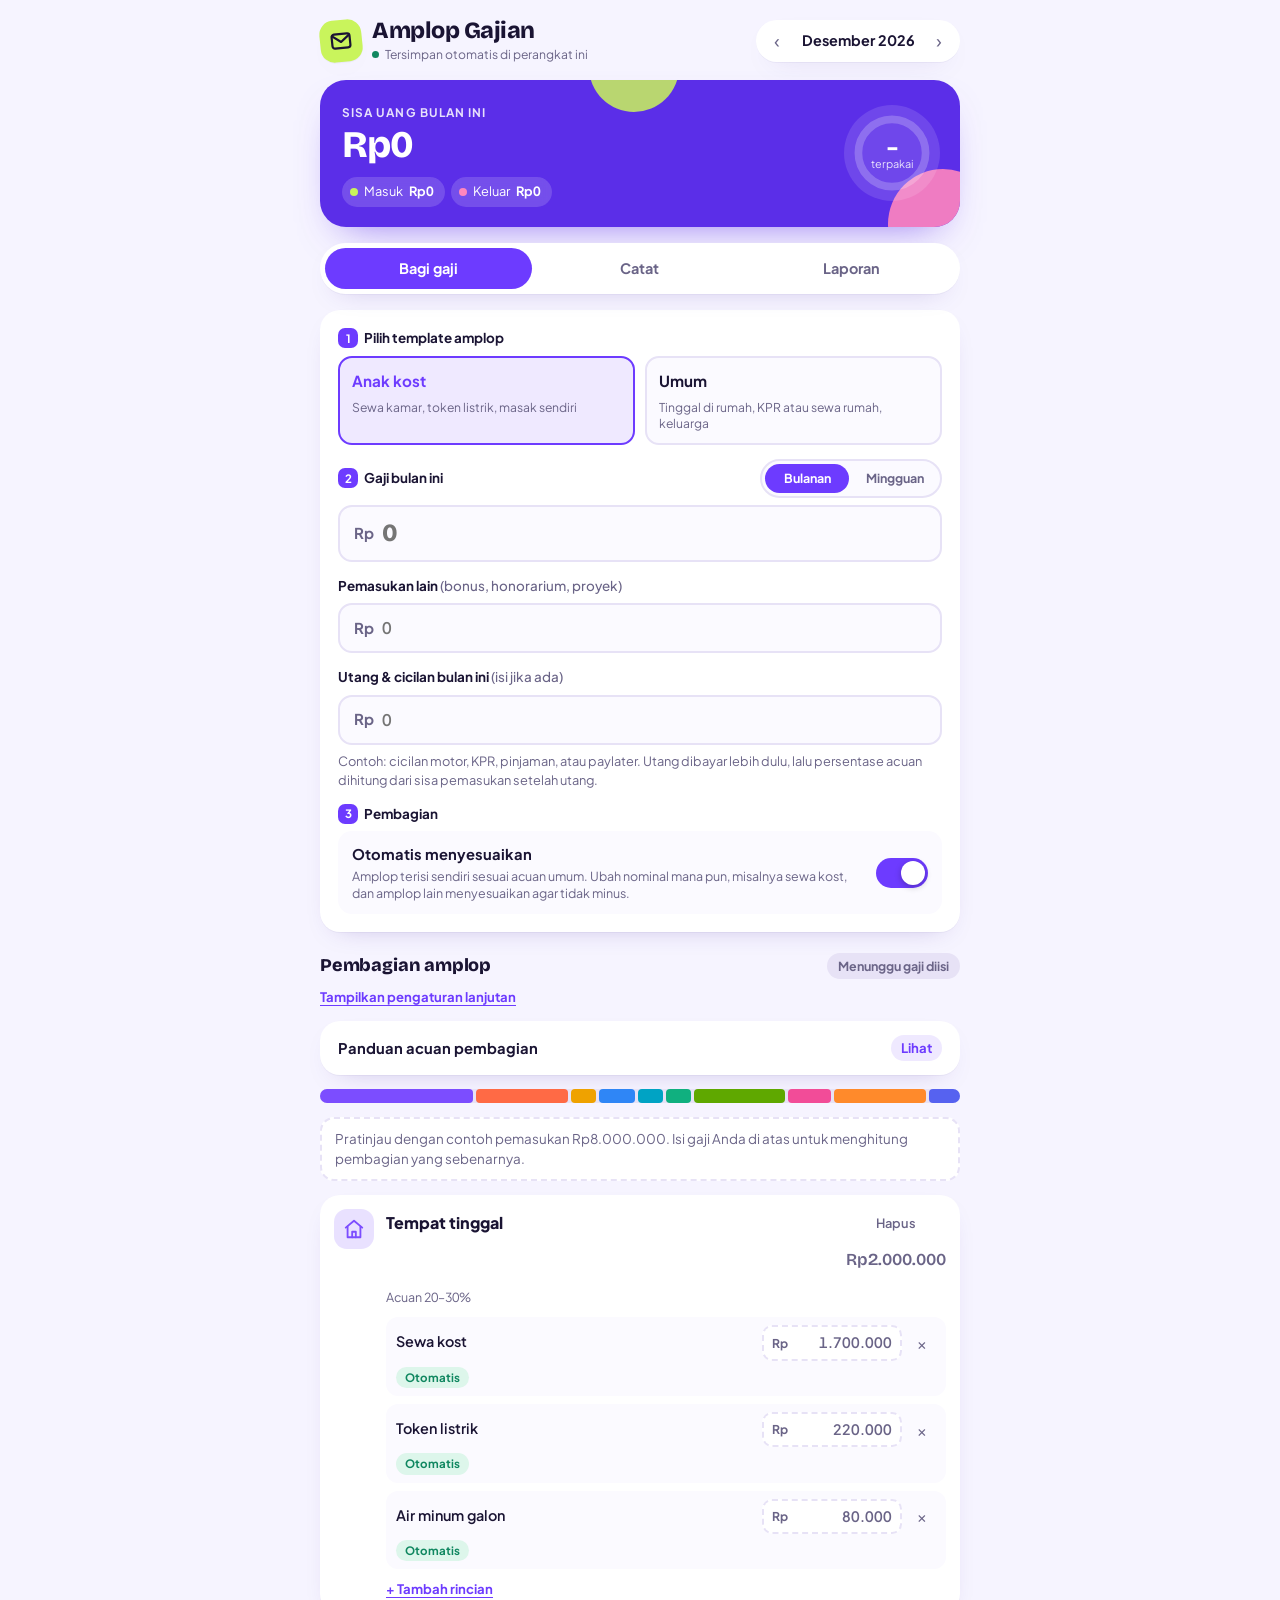
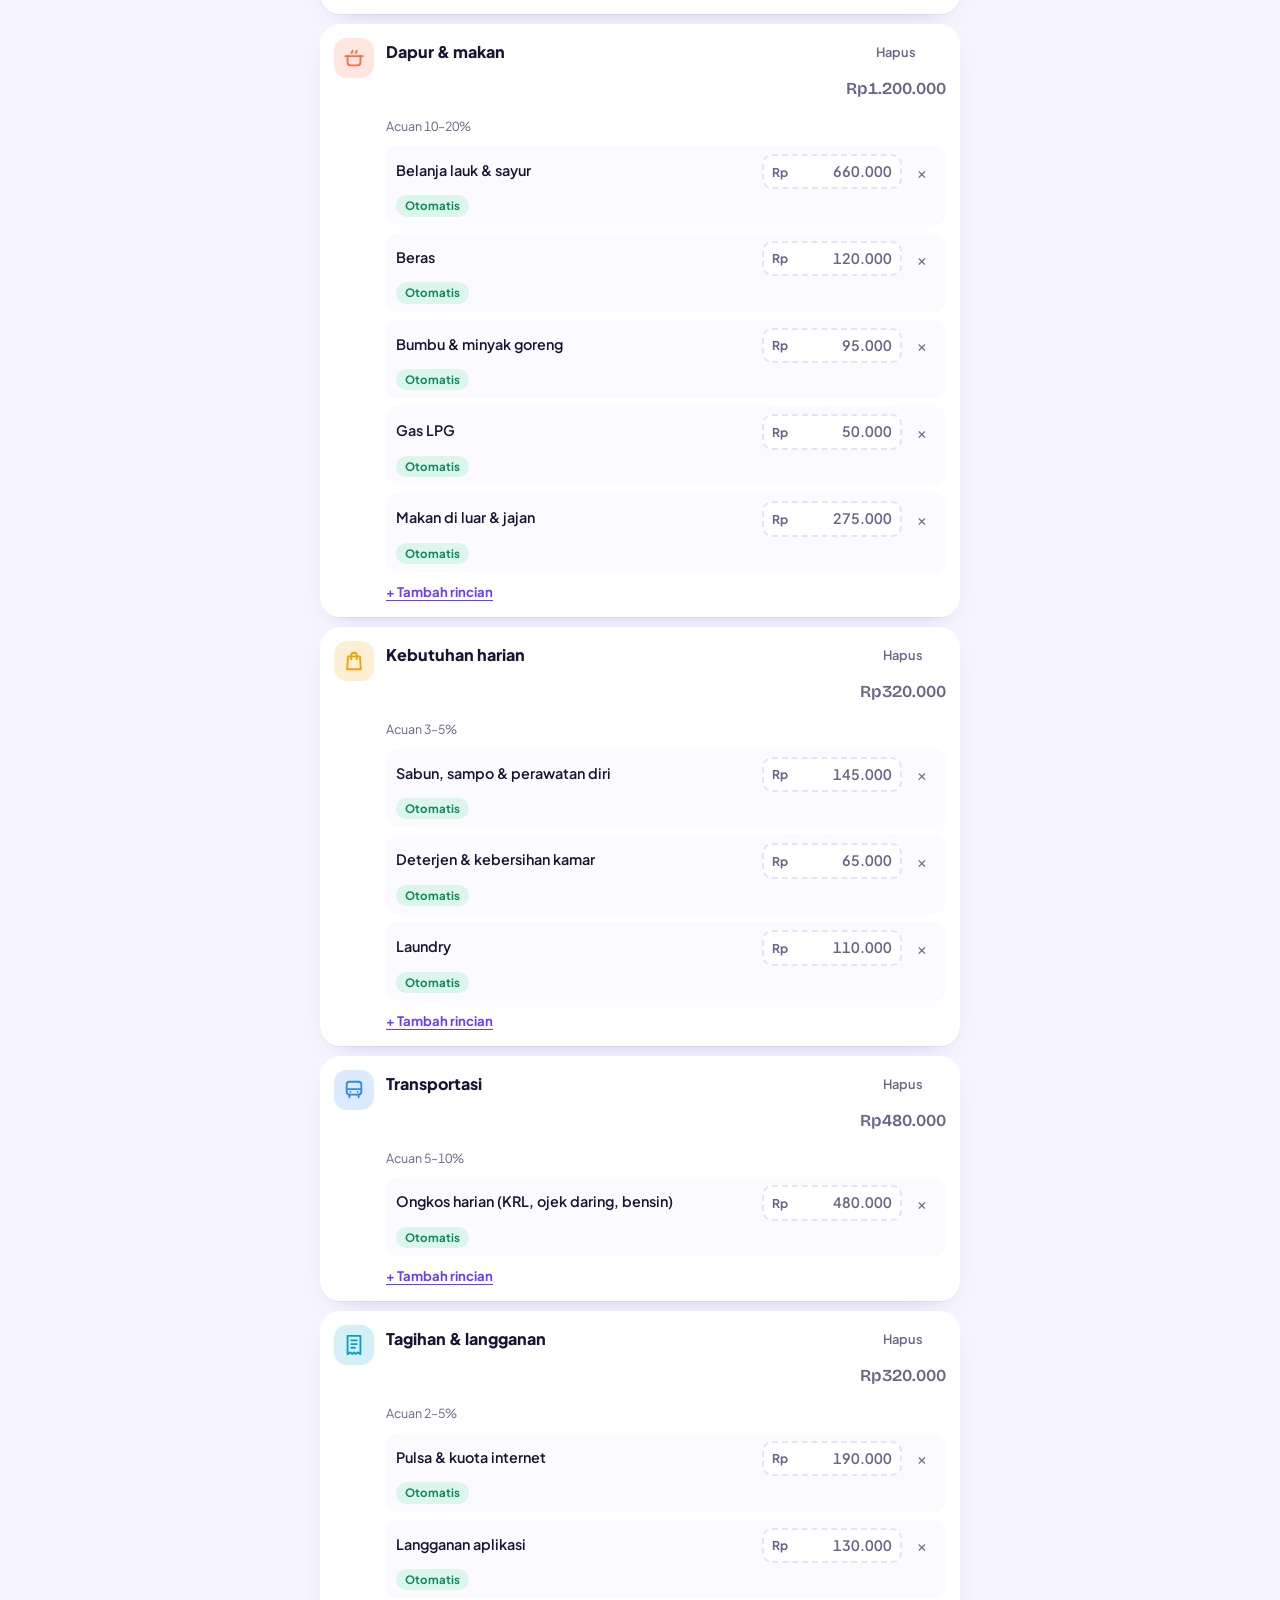
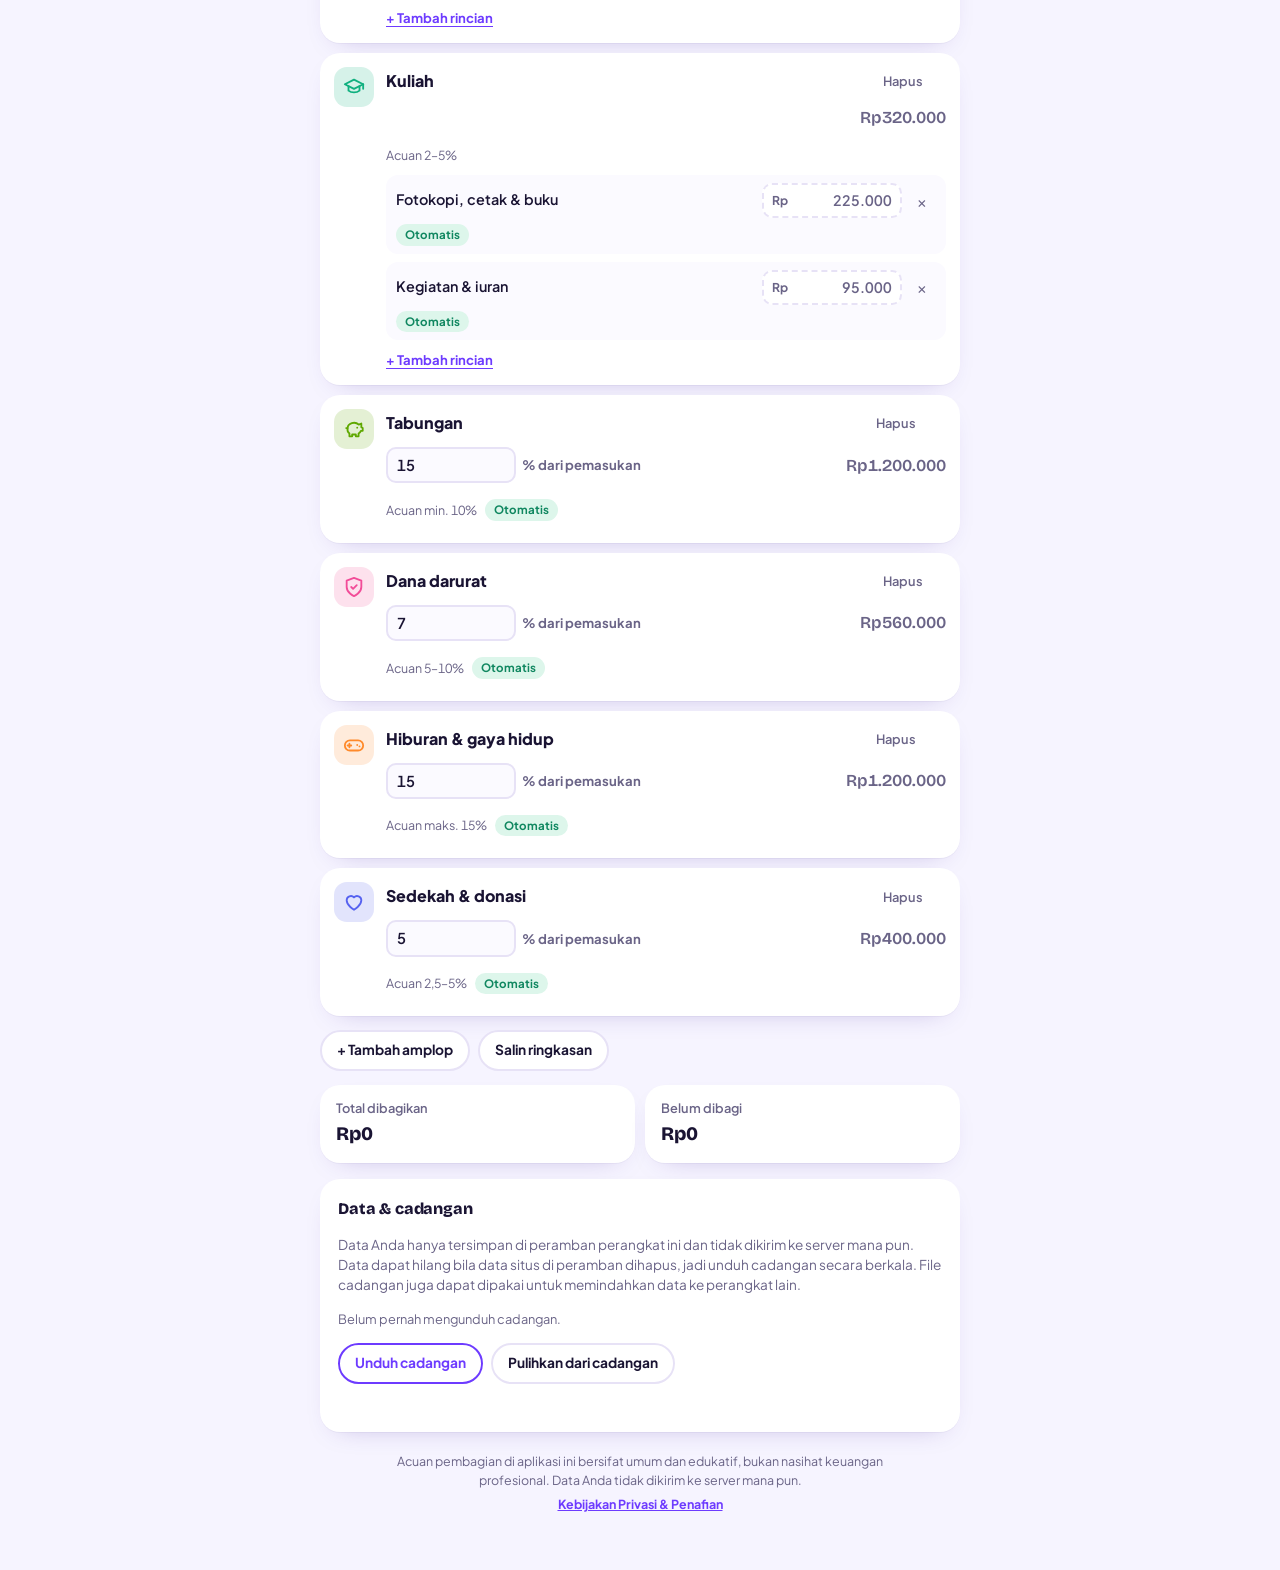
<file: index.html>
<!doctype html>
<html lang="id">
<head>
<meta charset="utf-8">
<meta name="viewport" content="width=device-width, initial-scale=1, viewport-fit=cover">
<meta name="description" content="Bagi gaji ke amplop anggaran dan catat pengeluaran bulanan. Data tersimpan di perangkat Anda.">
<meta name="theme-color" content="#5B2EE8">
<title>Amplop Gajian</title>
<link rel="manifest" href="manifest.webmanifest">
<link rel="icon" type="image/png" href="icons/icon-64.png">
<link rel="apple-touch-icon" href="icons/apple-touch-icon.png">
<meta name="mobile-web-app-capable" content="yes">
<meta name="apple-mobile-web-app-capable" content="yes">
<meta name="apple-mobile-web-app-title" content="Amplop Gajian">
<meta name="apple-mobile-web-app-status-bar-style" content="default">
<link rel="preload" href="fonts/plus-jakarta-sans-latin-wght-normal.woff2" as="font" type="font/woff2" crossorigin>
<link rel="preload" href="fonts/bricolage-grotesque-latin-wght-normal.woff2" as="font" type="font/woff2" crossorigin>
<link rel="stylesheet" href="styles.css">
</head>
<body>

<div class="app">
  <header class="top">
    <div class="brand">
      <span class="logo" aria-hidden="true"><svg viewBox="0 0 24 24"><rect x="3" y="5" width="18" height="14" rx="2.5"/><path d="m3.5 6.5 8.5 6.5 8.5-6.5"/></svg></span>
      <div>
        <h1>Amplop Gajian</h1>
        <p class="status" id="status" data-s="init">Menyiapkan penyimpanan…</p>
      </div>
    </div>
    <div class="month" aria-label="Pilih bulan">
      <button id="prevM" type="button" aria-label="Bulan sebelumnya">‹</button>
      <span id="mLabel" aria-live="polite"></span>
      <button id="nextM" type="button" aria-label="Bulan berikutnya">›</button>
    </div>
  </header>

  <section class="hero" aria-label="Ringkasan bulan">
    <div>
      <span class="lbl">Sisa uang bulan ini</span>
      <strong id="sLeft">Rp0</strong>
      <div class="hero-chips">
        <span class="hchip in"><i></i>Masuk <b id="sIn">Rp0</b></span>
        <span class="hchip out"><i></i>Keluar <b id="sOut">Rp0</b></span>
      </div>
    </div>
    <div class="ring" id="ring" role="img" aria-label="Belum ada pemasukan">
      <svg viewBox="0 0 120 120" aria-hidden="true"><circle class="rbg" cx="60" cy="60" r="48"/><circle class="rfg" id="ringFg" cx="60" cy="60" r="48"/></svg>
      <div class="ring-txt"><b id="ringPct">–</b><small>terpakai</small></div>
    </div>
  </section>

  <div class="bk-banner" id="bkBanner" role="status" hidden>
    <div class="bk-banner-txt"><strong id="bkBannerTitle">Amankan data Anda</strong><small id="bkBannerText"></small></div>
    <div class="bk-banner-btns"><button type="button" class="primary" id="bkNow">Unduh cadangan</button><button type="button" class="ghost" id="bkLater">Nanti</button></div>
  </div>

  <nav class="tabs" role="tablist" aria-label="Menu" data-tab="bagi">
    <button type="button" role="tab" id="tabBagi" aria-controls="panelBagi" aria-selected="true">Bagi gaji</button>
    <button type="button" role="tab" id="tabCatat" aria-controls="panelCatat" aria-selected="false">Catat</button>
    <button type="button" role="tab" id="tabLapor" aria-controls="panelLapor" aria-selected="false">Laporan</button>
  </nav>

  <section class="panel" id="panelBagi" role="tabpanel" aria-labelledby="tabBagi">
    <div class="frozen" id="frozenNote" hidden>
      <span id="frozenText"></span>
      <button type="button" class="link" id="unfreeze">Pakai rencana terbaru untuk bulan ini</button>
    </div>
    <div class="card">
      <div class="field">
        <span class="flabel" id="tplLbl"><span class="step">1</span>Pilih template amplop</span>
        <div class="tpl" role="group" aria-labelledby="tplLbl">
          <button type="button" data-tpl="kost"><strong>Anak kost</strong><small>Sewa kamar, token listrik, masak sendiri</small></button>
          <button type="button" data-tpl="umum"><strong>Umum</strong><small>Tinggal di rumah, KPR atau sewa rumah, keluarga</small></button>
        </div>
        <div class="tpl-confirm" id="tplConfirm" hidden>
          <span id="tplConfirmText"></span>
          <div class="tpl-confirm-btns"><button type="button" class="ghost confirm" id="tplYes">Ya, ganti</button><button type="button" class="ghost" id="tplNo">Batal</button></div>
        </div>
      </div>
      <div class="field">
        <div class="lbl-row">
          <label for="inGaji"><span class="step">2</span><span id="gajiLblText">Gaji bulan ini</span></label>
          <div class="freq" id="freq" role="group" aria-label="Skema gaji" data-f="bulan">
            <button type="button" data-f="bulan" aria-pressed="true">Bulanan</button>
            <button type="button" data-f="minggu" aria-pressed="false">Mingguan</button>
          </div>
        </div>
        <div class="money big"><span>Rp</span><input id="inGaji" inputmode="numeric" autocomplete="off" placeholder="0"></div>
        <div class="weekly" id="weeklyBox" hidden>
          <div class="wk-row">
            <label for="payday">Hari gajian</label>
            <select id="payday">
              <option value="1">Senin</option><option value="2">Selasa</option><option value="3">Rabu</option><option value="4">Kamis</option>
              <option value="5">Jumat</option><option value="6">Sabtu</option><option value="0">Minggu</option>
            </select>
          </div>
          <div class="wk-row">
            <span id="wkCountLbl">Jumlah gajian bulan ini</span>
            <div class="stepper" role="group" aria-labelledby="wkCountLbl">
              <button type="button" id="wkMinus" aria-label="Kurangi jumlah gajian">−</button><b id="wkCount" aria-live="polite">4</b><button type="button" id="wkPlus" aria-label="Tambah jumlah gajian">+</button>
            </div>
          </div>
          <p class="wk-total" id="wkTotal"></p>
          <button type="button" class="link wk-auto" id="wkAuto" hidden>Hitung otomatis dari kalender</button>
          <p class="fhint wk-hint" id="wkHint" hidden></p>
        </div>
      </div>
      <div class="field">
        <label for="inLain">Pemasukan lain <span class="opt">(bonus, honorarium, proyek)</span></label>
        <div class="money"><span>Rp</span><input id="inLain" inputmode="numeric" autocomplete="off" placeholder="0"></div>
      </div>
      <button type="button" id="useLast" class="link" hidden></button>
      <div class="carry" id="carryRow" hidden>
        <span>Sisa bulan lalu</span><b id="carryAmt">+Rp0</b>
        <small id="carryNote">Otomatis ditambahkan ke total uang bulan ini.</small>
      </div>
      <div class="field">
        <label for="inUtang">Utang &amp; cicilan bulan ini <span class="opt">(isi jika ada)</span></label>
        <div class="money"><span>Rp</span><input id="inUtang" inputmode="numeric" autocomplete="off" placeholder="0"></div>
        <small class="fhint debt-hint" id="utangHint">Contoh: cicilan motor, KPR, pinjaman, atau paylater. Utang dibayar lebih dulu, lalu persentase acuan dihitung dari sisa pemasukan setelah utang.</small>
        <div class="debt-more" id="debtMore" hidden>
          <label for="inDebtTotal">Sisa pokok utang di awal bulan ini <span class="opt">(opsional)</span></label>
          <div class="money"><span>Rp</span><input id="inDebtTotal" inputmode="numeric" autocomplete="off" placeholder="0"></div>
          <small class="fhint" id="debtEta"></small>
        </div>
      </div>
      <div class="field">
        <span class="flabel"><span class="step">3</span>Pembagian</span>
        <div class="autobox">
          <div class="auto-row">
            <div><strong>Otomatis menyesuaikan</strong><small id="autoDesc"></small></div>
            <button type="button" class="switch" id="autoSw" role="switch" aria-checked="true" aria-label="Pembagian otomatis"><span></span></button>
          </div>
          <button type="button" class="link" id="unlockAll" hidden>Kembalikan semua nominal ke otomatis</button>
          <div class="opt-row" id="prioRow">
            <span id="prioLbl">Saat uang tidak cukup, utamakan</span>
            <div class="mini-seg" id="prioSeg" role="group" aria-labelledby="prioLbl"><button type="button" data-v="save">Tabungan</button><button type="button" data-v="need">Kebutuhan pokok</button></div>
          </div>
          <div class="opt-row">
            <span id="carryLbl">Sisa bulan lalu</span>
            <div class="mini-seg" id="carrySeg" role="group" aria-labelledby="carryLbl"><button type="button" data-v="save">Masuk tabungan</button><button type="button" data-v="split">Ikut dibagi</button></div>
          </div>
        </div>
      </div>
    </div>

    <div class="alloc-head">
      <h2>Pembagian amplop</h2>
      <span class="pill" id="allocPill"></span>
    </div>
    <button type="button" class="link adv-toggle" id="advToggle" aria-expanded="false">Tampilkan pengaturan lanjutan</button>
    <p class="hint">Nominal awal hanyalah perkiraan umum. Ganti dengan angka Anda sendiri.</p>
    <details class="guide" id="guide">
      <summary>Panduan acuan pembagian</summary>
      <div class="guide-body">
        <p>Acuan ini mengadaptasi pola 50/30/20 (kebutuhan, keinginan, tabungan) yang dipopulerkan oleh Elizabeth Warren dan Amelia Warren Tyagi dalam buku <em>All Your Worth</em> (2005). Porsi kebutuhan dibuat sedikit lebih besar, sekitar 60%, karena biaya tempat tinggal dan makan di kota besar umumnya menyerap porsi yang lebih tinggi. Rentang per amplop dan angka lainnya merupakan penyesuaian umum, bukan standar resmi.</p>
        <ul>
          <li><strong>Kebutuhan pokok, maksimal ±60%.</strong> Anak kost: tempat tinggal 20–30%, dapur dan makan 10–20%, transportasi 5–10%, kebutuhan harian 3–5%, tagihan 2–5%, kuliah 2–5%. Umum: tempat tinggal 15–30%, makan 10–20%, transportasi 5–12%, kebutuhan harian 3–6%, tagihan 2–5%, kesehatan 2–5%, keluarga dan orang tua maksimal 10%.</li>
          <li><strong>Tabungan dan dana darurat, minimal 20%</strong>: tabungan minimal 10%, dana darurat 5–10% sampai terkumpul 3–6 kali pengeluaran bulanan.</li>
          <li><strong>Hiburan dan gaya hidup, maksimal 15%.</strong></li>
          <li><strong>Sedekah dan donasi, sekitar 2,5–5%.</strong></li>
        </ul>
        <p><strong>Rincian di dalam amplop.</strong> Setiap amplop berincian memiliki pagu. Jika pagu dikosongkan, pagu mengikuti persentase acuan dari pemasukan; jika diisi, pagu mengikuti angka Anda. Saran tiap rincian dihitung dari pagu tersebut, misalnya tempat tinggal anak kost: sewa 85%, listrik 11%, galon 4%; tempat tinggal umum: sewa atau KPR 65%, listrik 15%, internet 10%, air 5%, iuran lingkungan 5%. Rincian yang Anda tambahkan sendiri, termasuk cicilan, mengurangi pagu lebih dulu sebelum sisanya dibagi.</p>
        <p><strong>Gaji mingguan.</strong> Pilih skema Mingguan jika penghasilan Anda diterima per minggu, misalnya pekerja harian, pengemudi daring, atau pekerja lepas. Total sebulan dihitung dari gaji per minggu dikalikan jumlah hari gajian di bulan tersebut (4 atau 5 kali). Karena penghasilan mingguan cenderung naik turun, acuan dana darurat dinaikkan menjadi 7–12% dan hiburan dibatasi maksimal 12%. Biaya bulanan seperti sewa sebaiknya dicicil sedikit setiap minggu, dan di bulan dengan lima kali gajian, gajian kelima sebaiknya langsung masuk tabungan atau dana darurat.</p>
        <p><strong>Pembagian otomatis.</strong> Saat aktif, semua amplop dan rincian terisi sendiri sesuai acuan umum begitu gaji diisi. Jika Anda mengubah satu nominal, misalnya sewa kost menjadi Rp1.500.000, nominal itu dikunci dan amplop lain menyesuaikan agar tidak minus. Semua amplop ikut otomatis, termasuk tabungan dan dana darurat. Hiburan, makan di luar, dan langganan selalu dikurangi lebih dulu. Selanjutnya bergantung pada pilihan Anda: jika <em>Tabungan</em> diutamakan, kebutuhan lain dihemat hingga 85% dari acuannya sebelum tabungan dan dana darurat turun ke batas minimalnya; jika <em>Kebutuhan pokok</em> diutamakan, urutannya dibalik. Setelah itu kebutuhan lain dapat turun hingga 70%. Amplop yang Anda tambahkan sendiri ikut otomatis setelah diberi kelompok (kebutuhan, tabungan, keinginan, atau sosial) dan acuan persennya. Jika ada sisa, sisanya masuk ke tabungan dan dana darurat.</p>
        <p>Urutan prioritas saat gajian: sisihkan tabungan dan dana darurat lebih dulu, lalu bayar sewa dan tagihan tetap, baru kemudian kebutuhan harian dan hiburan. </p>
        <p><strong>Utang dan cicilan.</strong> Isi pada kolom tersendiri di atas. Utang dibayar lebih dulu dari pemasukan, lalu seluruh persentase acuan dihitung dari sisa pemasukan setelah utang. Total cicilan sebaiknya tidak melebihi 30% pemasukan; di atas 40% sudah tergolong berat.</p>
        <p><strong>Sisa bulan lalu.</strong> Uang yang tersisa di akhir bulan (pemasukan dikurangi utang dan pengeluaran yang dicatat) otomatis terbawa ke bulan berikutnya. Secara bawaan, sisa ini langsung masuk amplop Tabungan; Anda dapat memilih agar sisa ikut dibagi ke semua amplop.</p>
        <p class="fine">Angka di atas adalah pedoman umum perencanaan keuangan pribadi, bukan nasihat keuangan profesional. Sesuaikan dengan kondisi dan biaya hidup di kota Anda.</p>
      </div>
    </details>
    <div class="stack" id="stackBar" aria-hidden="true"></div>
    <div class="groups" id="groupBox" hidden></div>
    <p class="note" id="previewNote" hidden>Pratinjau dengan contoh pemasukan Rp8.000.000. Isi gaji Anda di atas untuk menghitung pembagian yang sebenarnya.</p>
    <p class="autonote" id="autoNote" hidden></p>
    <ul class="pos-list" id="posList"></ul>
    <div class="row-actions">
      <button type="button" class="ghost" id="addPos">+ Tambah amplop</button>
      <button type="button" class="ghost" id="copySum">Salin ringkasan</button>
    </div>
    <textarea id="copyFallback" readonly hidden aria-label="Ringkasan pembagian"></textarea>
    <div class="total">
      <div><span>Total dibagikan</span><strong id="tAlloc">Rp0</strong></div>
      <div><span>Belum dibagi</span><strong id="tRest">Rp0</strong></div>
    </div>
  </section>

  <section class="panel" id="panelCatat" role="tabpanel" aria-labelledby="tabCatat" hidden>
    <form class="card" id="txForm" novalidate>
      <input type="hidden" id="txPos">
      <div class="field">
        <span class="flabel" id="catLbl">Untuk apa?</span>
        <div class="cat-grid" id="catGrid" role="radiogroup" aria-labelledby="catLbl"></div>
      </div>
      <div class="sub-wrap" id="subWrap" hidden>
        <span class="flabel" id="subLbl">Rincian</span>
        <div class="sub-grid" id="subGrid" role="radiogroup" aria-labelledby="subLbl"></div>
      </div>
      <div class="field">
        <label for="txAmt">Berapa?</label>
        <div class="money big"><span>Rp</span><input id="txAmt" inputmode="numeric" autocomplete="off" placeholder="0"></div>
        <div class="qa" id="quickAmt" aria-label="Tambah nominal cepat">
          <button type="button" data-a="5000">+5rb</button><button type="button" data-a="10000">+10rb</button><button type="button" data-a="20000">+20rb</button><button type="button" data-a="50000">+50rb</button><button type="button" data-a="100000">+100rb</button><button type="button" class="clr" data-a="0">Hapus</button>
        </div>
      </div>
      <div class="field">
        <label for="txDesc">Keterangan <span class="opt">(opsional)</span></label>
        <input class="plain" id="txDesc" autocomplete="off" placeholder="contoh: belanja mingguan di pasar">
      </div>
      <div class="field">
        <span class="flabel" id="dateLbl">Kapan?</span>
        <div class="datepick" role="group" aria-labelledby="dateLbl">
          <button type="button" class="dchip" data-d="today">Hari ini</button>
          <button type="button" class="dchip" data-d="yest">Kemarin</button>
          <input class="plain" id="txDate" type="date" aria-label="Pilih tanggal lain">
        </div>
      </div>
      <div class="tx-actions">
        <button type="submit" class="primary big" id="txSubmit">Catat pengeluaran</button>
        <button type="button" class="ghost" id="txCancel" hidden>Batal ubah</button>
      </div>
      <p class="form-msg" id="txMsg" role="status"></p>
    </form>

    <details class="guide recon" id="recon">
      <summary>Cocokkan dengan saldo sebenarnya</summary>
      <div class="guide-body">
        <p>Jika ada pengeluaran yang lupa dicatat, sisa uang di aplikasi akan lebih besar dari kenyataan. Isi total uang Anda saat ini, yaitu saldo rekening, dompet, dan dompet digital. Selisihnya akan dicatat sebagai koreksi agar angka kembali akurat.</p>
        <div class="recon-row"><span>Sisa uang menurut catatan</span><b id="reconApp">Rp0</b></div>
        <div class="field">
          <label for="reconIn">Total uang Anda saat ini</label>
          <div class="money"><span>Rp</span><input id="reconIn" inputmode="numeric" autocomplete="off" placeholder="0"></div>
        </div>
        <button type="button" class="primary" id="reconBtn">Cocokkan</button>
        <p class="form-msg" id="reconMsg" role="status"></p>
      </div>
    </details>

    <div class="sec-head"><h2>Sisa per amplop</h2><small>Ketuk kartu untuk mencatat</small></div>
    <p class="note" id="catatNote" hidden>Gaji bulan ini belum diisi, sehingga setiap amplop masih bernilai Rp0. Isi gaji di tab Bagi gaji.</p>
    <ul class="env-list" id="envList"></ul>

    <div class="sec-head"><h2>Riwayat</h2><small id="txCount"></small></div>
    <p class="fhint tx-tip">Ketuk catatan untuk mengubahnya.</p>
    <ul class="tx-list" id="txList"></ul>
  </section>

  <section class="panel" id="panelLapor" role="tabpanel" aria-labelledby="tabLapor" hidden>
    <section class="card">
      <div class="sec-head" style="margin:0"><h2>6 bulan terakhir</h2><small>Pemasukan dan pengeluaran</small></div>
      <div class="chart" id="trendChart" role="img"></div>
      <div class="legend"><span><i style="background:var(--c1)"></i>Pemasukan</span><span><i style="background:var(--c3)"></i>Pengeluaran (termasuk utang)</span></div>
      <div class="stat-row" id="trendStats"></div>
    </section>

    <section class="card">
      <div class="sec-head" style="margin:0"><h2>Pengeluaran per amplop</h2><small id="catMonth"></small></div>
      <ul class="cat-bars" id="catBars"></ul>
    </section>

    <section class="card">
      <h2>Cari catatan</h2>
      <div class="field">
        <label for="search" class="sr">Cari catatan</label>
        <input class="plain" id="search" type="search" autocomplete="off" placeholder="Cari keterangan atau amplop, misalnya: listrik">
      </div>
      <p class="fhint" id="searchInfo">Pencarian mencakup semua bulan.</p>
      <ul class="tx-list" id="searchList"></ul>
    </section>

    <section class="card">
      <h2>Ekspor</h2>
      <p class="bk-text">Unduh semua catatan pengeluaran dari semua bulan sebagai file CSV yang dapat dibuka di Excel atau Google Sheets.</p>
      <div class="row-actions"><button type="button" class="ghost accent" id="csvBtn">Unduh CSV</button></div>
      <p class="form-msg" id="csvMsg" role="status"></p>
    </section>
  </section>

  <section class="card backup" aria-labelledby="bkTitle">
    <h2 id="bkTitle">Data &amp; cadangan</h2>
    <p class="bk-text">Data Anda hanya tersimpan di peramban perangkat ini dan tidak dikirim ke server mana pun. Data dapat hilang bila data situs di peramban dihapus, jadi unduh cadangan secara berkala. File cadangan juga dapat dipakai untuk memindahkan data ke perangkat lain.</p>
    <p class="bk-meta" id="bkLast"></p>
    <div class="install" id="installBox" hidden>
      <strong>Pasang sebagai aplikasi</strong>
      <small id="installText">Aplikasi yang dipasang di layar utama lebih terlindungi dari penghapusan data otomatis oleh peramban, dan tetap bisa dibuka tanpa internet.</small>
      <button type="button" class="ghost accent" id="installBtn" hidden>Pasang aplikasi</button>
    </div>
    <div class="row-actions">
      <button type="button" class="ghost accent" id="bkExport">Unduh cadangan</button>
      <label class="ghost bk-import" for="bkFile">Pulihkan dari cadangan</label>
      <input type="file" id="bkFile" accept="application/json,.json" hidden>
    </div>
    <div class="tpl-confirm" id="bkConfirm" hidden>
      <span id="bkConfirmText"></span>
      <div class="tpl-confirm-btns"><button type="button" class="ghost confirm" id="bkYes">Ya, pulihkan</button><button type="button" class="ghost" id="bkNo">Batal</button></div>
    </div>
    <p class="form-msg" id="bkMsg" role="status"></p>
  </section>

  <footer class="foot">
    <span>Acuan pembagian di aplikasi ini bersifat umum dan edukatif, bukan nasihat keuangan profesional. Data Anda tidak dikirim ke server mana pun.</span>
    <a href="privasi.html">Kebijakan Privasi &amp; Penafian</a>
  </footer>
</div>

<script src="app.js"></script>
</body>
</html>
</file>
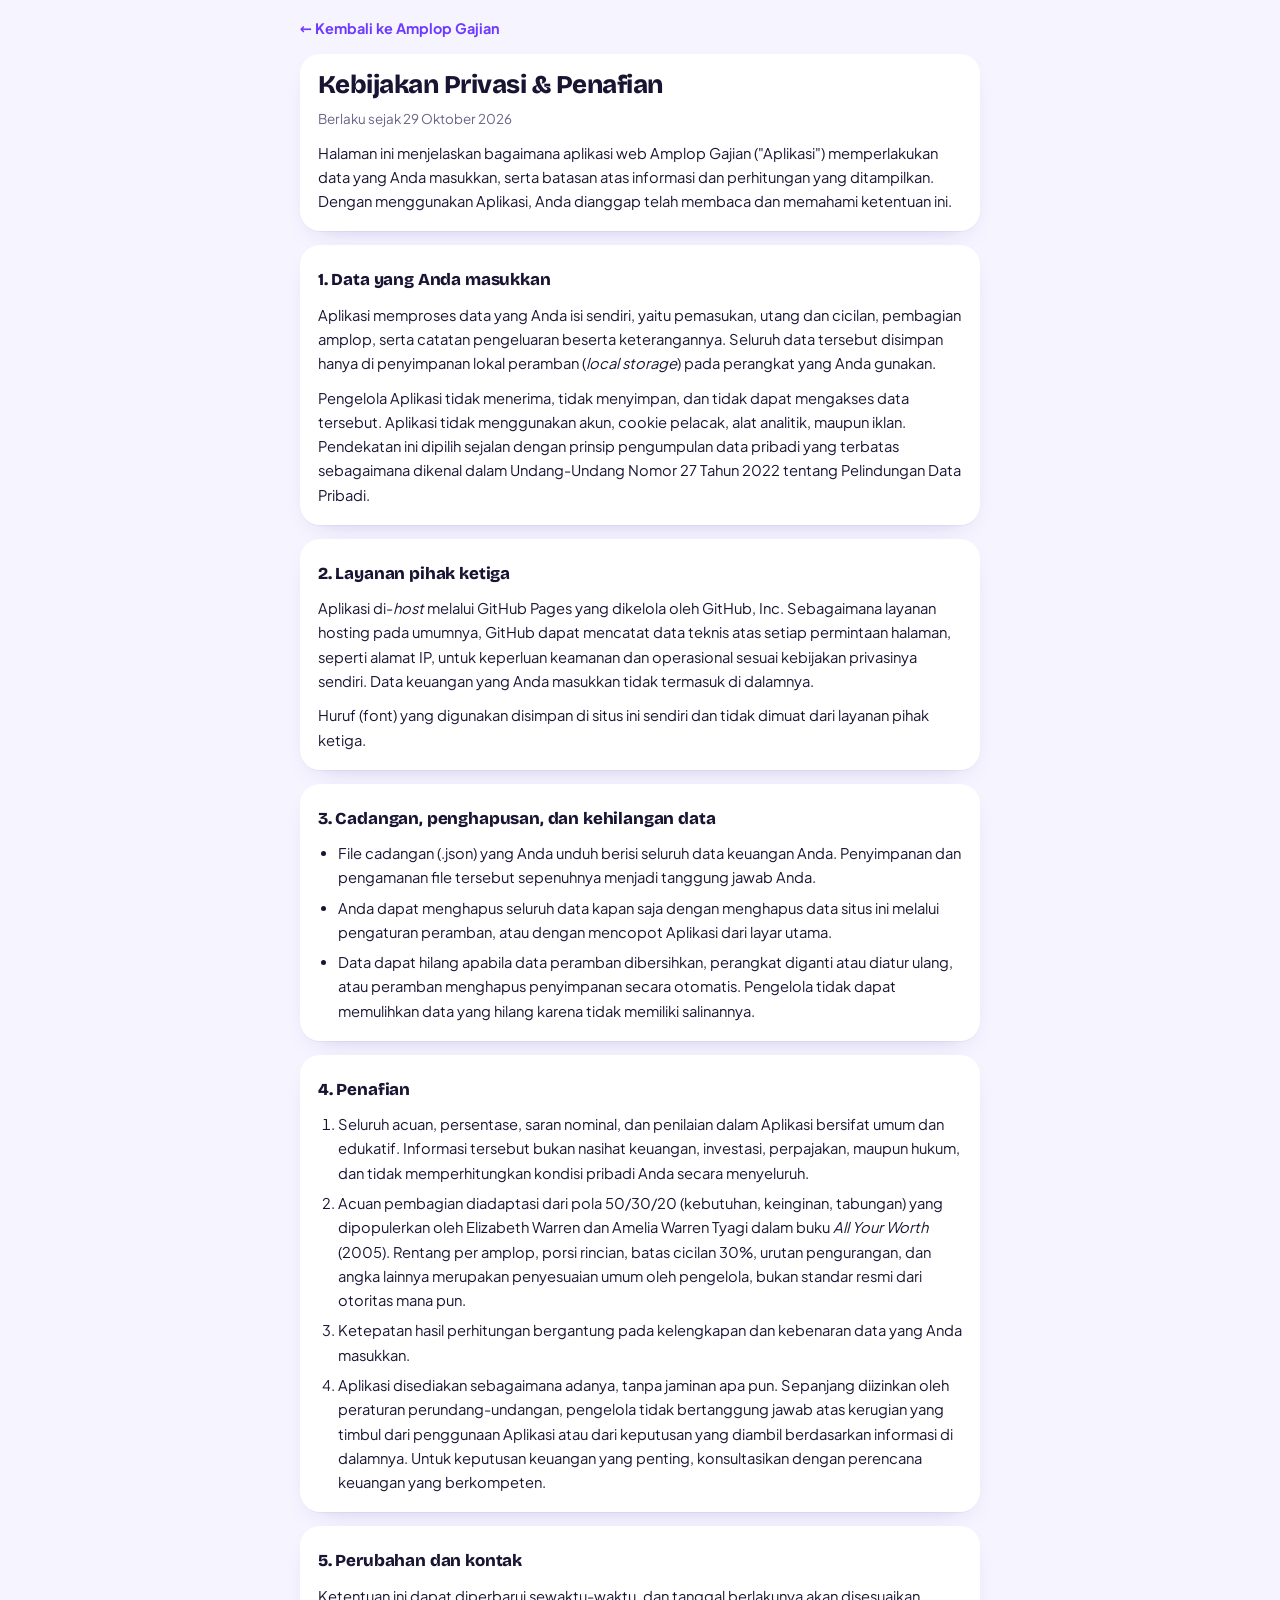
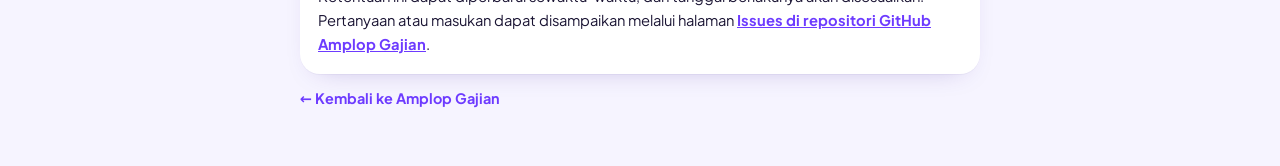
<file: privasi.html>
<!doctype html>
<html lang="id">
<head>
<meta charset="utf-8">
<meta name="viewport" content="width=device-width, initial-scale=1, viewport-fit=cover">
<meta name="theme-color" content="#5B2EE8">
<title>Kebijakan Privasi Amplop Gajian</title>
<link rel="icon" type="image/png" href="icons/icon-64.png">
<link rel="stylesheet" href="styles.css">
</head>
<body>
<main class="doc">
  <a class="back" href="./">← Kembali ke Amplop Gajian</a>

  <section class="card">
    <h1>Kebijakan Privasi &amp; Penafian</h1>
    <p class="meta">Berlaku sejak 29 Oktober 2026</p>
    <p>Halaman ini menjelaskan bagaimana aplikasi web Amplop Gajian ("Aplikasi") memperlakukan data yang Anda masukkan, serta batasan atas informasi dan perhitungan yang ditampilkan. Dengan menggunakan Aplikasi, Anda dianggap telah membaca dan memahami ketentuan ini.</p>
  </section>

  <section class="card">
    <h2>1. Data yang Anda masukkan</h2>
    <p>Aplikasi memproses data yang Anda isi sendiri, yaitu pemasukan, utang dan cicilan, pembagian amplop, serta catatan pengeluaran beserta keterangannya. Seluruh data tersebut disimpan hanya di penyimpanan lokal peramban (<em>local storage</em>) pada perangkat yang Anda gunakan.</p>
    <p>Pengelola Aplikasi tidak menerima, tidak menyimpan, dan tidak dapat mengakses data tersebut. Aplikasi tidak menggunakan akun, cookie pelacak, alat analitik, maupun iklan. Pendekatan ini dipilih sejalan dengan prinsip pengumpulan data pribadi yang terbatas sebagaimana dikenal dalam Undang-Undang Nomor 27 Tahun 2022 tentang Pelindungan Data Pribadi.</p>
  </section>

  <section class="card">
    <h2>2. Layanan pihak ketiga</h2>
    <p>Aplikasi di-<em>host</em> melalui GitHub Pages yang dikelola oleh GitHub, Inc. Sebagaimana layanan hosting pada umumnya, GitHub dapat mencatat data teknis atas setiap permintaan halaman, seperti alamat IP, untuk keperluan keamanan dan operasional sesuai kebijakan privasinya sendiri. Data keuangan yang Anda masukkan tidak termasuk di dalamnya.</p>
    <p>Huruf (font) yang digunakan disimpan di situs ini sendiri dan tidak dimuat dari layanan pihak ketiga.</p>
  </section>

  <section class="card">
    <h2>3. Cadangan, penghapusan, dan kehilangan data</h2>
    <ul>
      <li>File cadangan (.json) yang Anda unduh berisi seluruh data keuangan Anda. Penyimpanan dan pengamanan file tersebut sepenuhnya menjadi tanggung jawab Anda.</li>
      <li>Anda dapat menghapus seluruh data kapan saja dengan menghapus data situs ini melalui pengaturan peramban, atau dengan mencopot Aplikasi dari layar utama.</li>
      <li>Data dapat hilang apabila data peramban dibersihkan, perangkat diganti atau diatur ulang, atau peramban menghapus penyimpanan secara otomatis. Pengelola tidak dapat memulihkan data yang hilang karena tidak memiliki salinannya.</li>
    </ul>
  </section>

  <section class="card">
    <h2>4. Penafian</h2>
    <ol>
      <li>Seluruh acuan, persentase, saran nominal, dan penilaian dalam Aplikasi bersifat umum dan edukatif. Informasi tersebut bukan nasihat keuangan, investasi, perpajakan, maupun hukum, dan tidak memperhitungkan kondisi pribadi Anda secara menyeluruh.</li>
      <li>Acuan pembagian diadaptasi dari pola 50/30/20 (kebutuhan, keinginan, tabungan) yang dipopulerkan oleh Elizabeth Warren dan Amelia Warren Tyagi dalam buku <em>All Your Worth</em> (2005). Rentang per amplop, porsi rincian, batas cicilan 30%, urutan pengurangan, dan angka lainnya merupakan penyesuaian umum oleh pengelola, bukan standar resmi dari otoritas mana pun.</li>
      <li>Ketepatan hasil perhitungan bergantung pada kelengkapan dan kebenaran data yang Anda masukkan.</li>
      <li>Aplikasi disediakan sebagaimana adanya, tanpa jaminan apa pun. Sepanjang diizinkan oleh peraturan perundang-undangan, pengelola tidak bertanggung jawab atas kerugian yang timbul dari penggunaan Aplikasi atau dari keputusan yang diambil berdasarkan informasi di dalamnya. Untuk keputusan keuangan yang penting, konsultasikan dengan perencana keuangan yang berkompeten.</li>
    </ol>
  </section>

  <section class="card">
    <h2>5. Perubahan dan kontak</h2>
    <p>Ketentuan ini dapat diperbarui sewaktu-waktu, dan tanggal berlakunya akan disesuaikan. Pertanyaan atau masukan dapat disampaikan melalui halaman <a href="https://github.com/EazyTheCreator/amplop-gajian/issues" rel="noopener">Issues di repositori GitHub Amplop Gajian</a>.</p>
  </section>

  <a class="back" href="./">← Kembali ke Amplop Gajian</a>
</main>
</body>
</html>
</file>
<file: styles.css>
/* Font disimpan di situs ini sendiri (SIL Open Font License), tidak dimuat dari pihak ketiga */
@font-face{font-family:"Plus Jakarta Sans";src:url(fonts/plus-jakarta-sans-latin-wght-normal.woff2) format("woff2");font-weight:200 800;font-style:normal;font-display:swap}
@font-face{font-family:"Bricolage Grotesque";src:url(fonts/bricolage-grotesque-latin-wght-normal.woff2) format("woff2");font-weight:200 800;font-style:normal;font-display:swap}
/* Layout: satu kolom ala aplikasi ponsel — kartu ringkasan berwarna di atas, tab pil, kartu-kartu membulat dengan ikon stiker per kategori */
html{color-scheme:light}
:root{
  --bg:#F6F4FF; --surface:#FFFFFF; --surface-2:#FBFAFF; --ink:#1A1433; --muted:#6A6487; --line:#E7E2F6;
  --accent:#6D3BFF; --accent-ink:#FFFFFF; --accent-soft:#EFE9FF;
  --hero:#5B2EE8; --hero-ink:#FFFFFF; --lime:#C9F45C; --pink:#FF86BE; --sun:#FFD15C;
  --good:#108760; --good-soft:#DDF6EB; --warn:#AD6700; --warn-soft:#FFF0D2; --danger:#D42F4A; --danger-soft:#FFE2E7;
  --c1:#7C4DFF; --c2:#2F86F6; --c3:#FF6A45; --c4:#10B07F; --c5:#EFA200; --c6:#00A3C4; --c7:#F24C98; --c8:#5FA800; --c9:#FF8A2B; --c10:#5662F0;
  --shadow:0 1px 0 rgba(40,20,110,.04), 0 10px 28px -18px rgba(60,30,150,.35);
  --btn:#6D3BFF; --btn-ink:#FFFFFF; --tint:17%; --tint-sel:12%; --on-tone:#FFFFFF;
  --glow-a:transparent; --glow-b:transparent; --glow-c:transparent;
  --f-display:"Bricolage Grotesque", ui-sans-serif, system-ui, sans-serif;
  --f-body:"Plus Jakarta Sans", ui-sans-serif, system-ui, -apple-system, "Segoe UI", Roboto, sans-serif;
  --r:20px; --r-sm:14px;
}
@media (prefers-color-scheme: dark){
  :root:not([data-theme="light"]){
    --bg:#150F2E; --surface:#221A47; --surface-2:#2B2158; --ink:#F6F2FF; --muted:#B9AEE0; --line:#3B2F6E;
    --accent:#B9A0FF; --accent-ink:#1A1040; --accent-soft:#3A2A7D;
    --btn:#7C4DFF; --btn-ink:#FFFFFF; --tint:30%; --tint-sel:24%; --on-tone:#1A1040;
    --glow-a:rgba(124,77,255,.38); --glow-b:rgba(255,107,181,.22); --glow-c:rgba(46,230,168,.14);
    --hero:#6A3CFF; --hero-ink:#FFFFFF; --lime:#C9F45C; --pink:#FF6BB5; --sun:#FFD23F;
    --good:#3EE6A6; --good-soft:#123F33; --warn:#FFC740; --warn-soft:#453314; --danger:#FF7A93; --danger-soft:#4A1A31;
    --c1:#B794FF; --c2:#5AA9FF; --c3:#FF8A6B; --c4:#2EE6A8; --c5:#FFD23F; --c6:#2FD4F0; --c7:#FF6BB5; --c8:#A3E635; --c9:#FFA559; --c10:#8C9BFF;
    --shadow:0 0 0 1px rgba(255,255,255,.07), 0 16px 34px -20px rgba(0,0,0,.85);
    color-scheme:dark;
  }
}
:root[data-theme="dark"]{
  --bg:#150F2E; --surface:#221A47; --surface-2:#2B2158; --ink:#F6F2FF; --muted:#B9AEE0; --line:#3B2F6E;
  --accent:#B9A0FF; --accent-ink:#1A1040; --accent-soft:#3A2A7D;
  --btn:#7C4DFF; --btn-ink:#FFFFFF; --tint:30%; --tint-sel:24%; --on-tone:#1A1040;
  --glow-a:rgba(124,77,255,.38); --glow-b:rgba(255,107,181,.22); --glow-c:rgba(46,230,168,.14);
  --hero:#6A3CFF; --hero-ink:#FFFFFF; --lime:#C9F45C; --pink:#FF6BB5; --sun:#FFD23F;
  --good:#3EE6A6; --good-soft:#123F33; --warn:#FFC740; --warn-soft:#453314; --danger:#FF7A93; --danger-soft:#4A1A31;
  --c1:#B794FF; --c2:#5AA9FF; --c3:#FF8A6B; --c4:#2EE6A8; --c5:#FFD23F; --c6:#2FD4F0; --c7:#FF6BB5; --c8:#A3E635; --c9:#FFA559; --c10:#8C9BFF;
  --shadow:0 0 0 1px rgba(255,255,255,.07), 0 16px 34px -20px rgba(0,0,0,.85);
  color-scheme:dark;
}
*{box-sizing:border-box}
:root{padding-top:env(safe-area-inset-top,0px);padding-bottom:env(safe-area-inset-bottom,0px)}
[hidden]{display:none!important}
body{margin:0;background:var(--bg);background-image:radial-gradient(520px 380px at 105% -4%, var(--glow-a), transparent 70%),radial-gradient(460px 360px at -10% 38%, var(--glow-b), transparent 70%),radial-gradient(520px 420px at 110% 86%, var(--glow-c), transparent 70%);background-repeat:no-repeat;color:var(--ink);font-family:var(--f-body);font-size:15px;line-height:1.5;
  padding-left:max(16px, env(safe-area-inset-left, 0px));padding-right:max(16px, env(safe-area-inset-right, 0px));padding-block:18px 56px;
  -webkit-font-smoothing:antialiased}
.app{max-width:640px;margin:0 auto;display:flex;flex-direction:column;gap:16px}
button,input,select,textarea{font:inherit;color:inherit}
button{cursor:pointer;-webkit-tap-highlight-color:transparent}
:focus-visible{outline:2.5px solid var(--accent);outline-offset:2px}
h1,h2{font-family:var(--f-display);margin:0;text-wrap:balance}
h1{font-size:1.45rem;font-weight:800;letter-spacing:-.02em;line-height:1.05}
h2{font-size:1.12rem;font-weight:800;letter-spacing:-.01em}
.num{font-variant-numeric:tabular-nums}

/* Ikon stiker */
.ico{--tone:var(--accent);display:inline-grid;place-items:center;flex:none;width:40px;height:40px;border-radius:13px;
  background:var(--surface-2);background:color-mix(in srgb, var(--tone) var(--tint), var(--surface));color:var(--tone)}
.ico svg{width:22px;height:22px;fill:none;stroke:currentColor;stroke-width:2;stroke-linecap:round;stroke-linejoin:round}
.ico.sm{width:32px;height:32px;border-radius:10px}
.ico.sm svg{width:18px;height:18px}
.ico.xs{width:24px;height:24px;border-radius:8px}
.ico.xs svg{width:14px;height:14px}

/* Header */
.top{display:flex;flex-wrap:wrap;align-items:center;justify-content:space-between;gap:12px}
.brand{display:flex;align-items:center;gap:10px;min-width:0}
.logo{display:grid;place-items:center;width:42px;height:42px;border-radius:14px;background:var(--lime);color:#1A1433;transform:rotate(-6deg);box-shadow:var(--shadow)}
.logo svg{width:24px;height:24px;fill:none;stroke:currentColor;stroke-width:2.2;stroke-linecap:round;stroke-linejoin:round}
.status{margin:3px 0 0;font-size:.76rem;color:var(--muted);display:flex;align-items:center;gap:6px}
.status::before{content:"";width:7px;height:7px;border-radius:50%;background:var(--good)}
.status[data-s="saving"]::before{background:var(--warn)}
.status[data-s="err"]::before{background:var(--danger)}
.status[data-s="init"]::before{background:var(--muted)}
.month{display:flex;align-items:center;gap:2px;background:var(--surface);border-radius:999px;padding:4px;box-shadow:var(--shadow)}
.month button{width:34px;height:34px;border:0;border-radius:50%;background:transparent;font-size:1.2rem;line-height:1;color:var(--muted)}
.month button:hover{background:var(--accent-soft);color:var(--accent)}
.month span{min-width:124px;text-align:center;font-weight:700;font-size:.9rem}

/* Kartu ringkasan */
.hero{position:relative;overflow:hidden;border-radius:26px;padding:20px 20px 20px 22px;color:var(--hero-ink);background:var(--hero);
  display:grid;grid-template-columns:minmax(0,1fr) auto;gap:14px;align-items:center;box-shadow:0 18px 40px -22px rgba(91,46,232,.7)}
.hero::before,.hero::after{content:"";position:absolute;border-radius:50%;pointer-events:none}
.hero::before{width:110px;height:110px;right:-38px;bottom:-52px;background:var(--pink);opacity:.9}
.hero::after{width:90px;height:90px;left:42%;top:-58px;background:var(--lime);opacity:.85}
.hero > *{position:relative;z-index:1;min-width:0}
.hero .lbl{font-size:.74rem;text-transform:uppercase;letter-spacing:.09em;font-weight:700;opacity:.85}
#sLeft{display:block;font-family:var(--f-display);font-weight:800;font-size:clamp(1.75rem, 7vw, 2.35rem);letter-spacing:-.02em;line-height:1.1;margin:2px 0 12px;font-variant-numeric:tabular-nums;overflow-wrap:anywhere}
#sLeft.neg{color:#FFE066}
.hero-chips{display:flex;flex-wrap:wrap;gap:6px}
.hchip{display:inline-flex;align-items:center;gap:6px;background:rgba(255,255,255,.16);border-radius:999px;padding:5px 11px 5px 8px;font-size:.8rem;backdrop-filter:blur(4px)}
.hchip i{width:8px;height:8px;border-radius:50%;background:var(--lime)}
.hchip.out i{background:var(--pink)}
.hchip b{font-variant-numeric:tabular-nums;font-weight:700}
.ring{position:relative;width:96px;height:96px;background:rgba(255,255,255,.12);border-radius:50%;padding:6px}
.ring svg{width:100%;height:100%;transform:rotate(-90deg)}
.ring circle{fill:none;stroke-width:11}
.ring .rbg{stroke:rgba(255,255,255,.22)}
.ring .rfg{stroke:var(--lime);stroke-linecap:round;transition:stroke-dashoffset .5s ease}
.ring.over .rfg{stroke:#FFE066}
.ring-txt{position:absolute;inset:0;display:grid;place-content:center;text-align:center;line-height:1.05}
.ring-txt b{font-family:var(--f-display);font-size:1.25rem;font-weight:800}
.ring-txt small{font-size:.68rem;opacity:.85}

/* Tab */
.tabs{position:relative;display:grid;grid-template-columns:repeat(3,1fr);gap:4px;background:var(--surface);padding:5px;border-radius:999px;box-shadow:var(--shadow)}
.tabs::before,.freq::before{content:"";position:absolute;top:5px;bottom:5px;left:5px;width:calc(50% - 7px);border-radius:999px;background:var(--btn);
  transition:transform .42s cubic-bezier(.3,1.3,.5,1)}
.tabs::before{width:calc((100% - 18px) / 3)}
.tabs[data-tab="catat"]::before{transform:translateX(calc(100% + 4px))}
.tabs[data-tab="lapor"]::before{transform:translateX(calc(200% + 8px))}
.tabs button{position:relative;z-index:1;border:0;border-radius:999px;padding:10px 8px;background:transparent;font-weight:700;color:var(--muted);font-size:.9rem;transition:color .25s}
.tabs button[aria-selected="true"]{color:var(--btn-ink)}

/* Skema gaji */
.lbl-row{display:flex;flex-wrap:wrap;align-items:center;justify-content:space-between;gap:8px}
.freq{position:relative;display:grid;grid-template-columns:1fr 1fr;gap:4px;background:var(--surface-2);border:2px solid var(--line);border-radius:999px;padding:3px}
.freq::before{top:3px;bottom:3px;left:3px;width:calc(50% - 5px)}
.freq[data-f="minggu"]::before{transform:translateX(calc(100% + 4px))}
.freq button{position:relative;z-index:1;border:0;background:transparent;border-radius:999px;padding:5px 13px;font-size:.78rem;font-weight:700;color:var(--muted);transition:color .25s}
.freq button[aria-pressed="true"]{color:var(--btn-ink)}
.weekly{display:flex;flex-direction:column;gap:10px;background:var(--surface-2);border-radius:var(--r-sm);padding:12px 14px}
.wk-row{display:flex;flex-wrap:wrap;align-items:center;justify-content:space-between;gap:8px;font-size:.86rem;font-weight:600}
.wk-row label{font-size:.86rem}
.wk-row select{width:auto;min-height:38px;padding:6px 10px;font-weight:700}
.stepper{display:inline-flex;align-items:center;gap:4px;background:var(--surface);border:2px solid var(--line);border-radius:999px;padding:2px}
.stepper button{width:32px;height:32px;border:0;border-radius:50%;background:transparent;font-size:1.1rem;font-weight:700;color:var(--accent)}
.stepper button:hover{background:var(--accent-soft)}
.stepper button:disabled{opacity:.35;cursor:default;background:transparent}
.stepper b{min-width:22px;text-align:center;font-family:var(--f-display);font-size:1.05rem}
.wk-total{margin:0;font-size:.86rem;color:var(--muted);font-variant-numeric:tabular-nums}
.wk-total b{color:var(--ink);font-family:var(--f-display);font-size:1rem}
.wk-auto{font-size:.78rem}
.autobox{display:flex;flex-direction:column;gap:8px;background:var(--surface-2);border-radius:var(--r-sm);padding:12px 14px}
.auto-row{display:flex;gap:12px;align-items:center;justify-content:space-between}
.auto-row strong{display:block;font-size:.92rem}
.auto-row small{display:block;font-size:.78rem;color:var(--muted);margin-top:2px;line-height:1.4}
.switch{position:relative;flex:none;width:52px;height:30px;border:0;border-radius:999px;background:var(--line);transition:background .25s}
.switch span{position:absolute;top:3px;left:3px;width:24px;height:24px;border-radius:50%;background:#fff;box-shadow:0 2px 6px rgba(0,0,0,.25);transition:transform .35s cubic-bezier(.3,1.3,.5,1)}
.switch[aria-checked="true"]{background:var(--btn)}
.switch[aria-checked="true"] span{transform:translateX(22px)}
.ival.auto{border-style:dashed}
.ival.auto input{color:var(--muted)}
.unlock{font-size:.76rem}
.autonote{margin:0;font-size:.84rem;border-radius:var(--r-sm);padding:11px 14px;background:var(--warn-soft);color:var(--ink);animation:rise .4s cubic-bezier(.2,.8,.2,1) both}
.autonote strong{color:var(--warn)}
.autonote.bad{background:var(--danger-soft)}
.autonote.bad strong{color:var(--danger)}
.carry{display:flex;flex-wrap:wrap;justify-content:space-between;align-items:center;gap:4px 10px;padding:11px 14px;border-radius:var(--r-sm);background:var(--good-soft);color:var(--good);font-size:.86rem;font-weight:700}
.carry b{font-family:var(--f-display);font-size:1rem;font-variant-numeric:tabular-nums}
.carry small{flex-basis:100%;font-weight:500;font-size:.76rem;opacity:.9}
.debt-hint{display:flex;flex-wrap:wrap;align-items:center;gap:4px 8px}
.pos.debt{background:var(--surface);background:color-mix(in srgb, var(--danger) 7%, var(--surface))}
.pos.debt .pstatic{grid-area:name;font-weight:800;font-size:1rem}
.pos.debt .debt-edit{grid-area:del;font-size:.8rem;justify-self:end}
.pos.debt .pfrom{grid-area:val}
.panel{display:flex;flex-direction:column;gap:14px}

/* Kartu & isian */
.card{background:var(--surface);border-radius:var(--r);padding:18px;display:flex;flex-direction:column;gap:14px;box-shadow:var(--shadow)}
.field{display:flex;flex-direction:column;gap:7px;min-width:0}
label,.flabel{font-size:.84rem;font-weight:700}
.opt{font-weight:500;color:var(--muted)}
.money{display:flex;align-items:center;border:2px solid var(--line);border-radius:var(--r-sm);background:var(--surface-2);overflow:hidden;transition:border-color .15s}
.money:focus-within{border-color:var(--accent)}
.money span{padding:0 4px 0 14px;color:var(--muted);font-weight:700}
.money input{border:0;background:transparent;padding:11px 14px 11px 4px;width:100%;min-width:0;font-variant-numeric:tabular-nums;font-size:1rem;font-weight:600}
.money input:focus{outline:none}
.money.big input{font-family:var(--f-display);font-size:1.55rem;font-weight:800;padding-block:8px}
input.plain, select{border:2px solid var(--line);border-radius:var(--r-sm);background:var(--surface-2);padding:10px 13px;width:100%;min-width:0;min-height:46px}
input.plain:focus, select:focus{outline:none;border-color:var(--accent)}
input[type="date"].plain{-webkit-appearance:none;appearance:none;display:block;line-height:1.3;text-align:left}
input[type="date"]::-webkit-date-and-time-value{text-align:left}
input[type="date"]::-webkit-calendar-picker-indicator{opacity:.55;cursor:pointer}
.two{display:grid;grid-template-columns:1fr 1fr;gap:12px}
.link{border:0;background:none;padding:0;color:var(--accent);font-weight:700;font-size:.86rem;text-align:left;text-decoration:underline;text-underline-offset:3px}
.flabel .step,label .step{display:inline-grid;place-items:center;width:20px;height:20px;border-radius:7px;background:var(--btn);color:var(--btn-ink);font-size:.72rem;margin-right:6px;vertical-align:1px}
.fhint{font-size:.8rem;color:var(--muted)}

/* Template */
.tpl{display:grid;grid-template-columns:1fr 1fr;gap:10px}
.tpl button{display:flex;flex-direction:column;align-items:flex-start;gap:6px;text-align:left;border:2px solid var(--line);background:var(--surface-2);border-radius:var(--r-sm);padding:12px;min-width:0;transition:border-color .15s, transform .15s}
.tpl button:hover{border-color:var(--accent)}
.tpl button strong{font-size:.95rem}
.tpl button small{font-size:.76rem;color:var(--muted);line-height:1.35}
.tpl button[aria-pressed="true"]{border-color:var(--accent);background:var(--accent-soft)}
.tpl button[aria-pressed="true"] strong{color:var(--accent)}
.tpl-confirm{display:flex;flex-direction:column;gap:8px;background:var(--warn-soft);border-radius:var(--r-sm);padding:11px 13px;font-size:.85rem}
.tpl-confirm-btns{display:flex;gap:8px;flex-wrap:wrap}

/* Tombol */
.primary{border:0;border-radius:var(--r-sm);background:var(--btn);color:var(--btn-ink);padding:13px 18px;font-weight:800;font-size:.95rem;box-shadow:0 10px 22px -12px var(--btn);transition:transform .12s, filter .15s}
.primary:hover{filter:brightness(1.07)}
.primary:active{transform:translateY(1px) scale(.99)}
.primary.confirm{background:var(--warn);color:var(--surface)}
.ghost{border:2px solid var(--line);background:var(--surface);border-radius:999px;padding:8px 15px;font-weight:700;font-size:.86rem}
.ghost:hover{border-color:var(--accent);color:var(--accent)}
.ghost.accent{border-color:var(--accent);color:var(--accent)}
.ghost.confirm{background:var(--warn-soft);border-color:var(--warn);color:var(--warn)}
.row-actions{display:flex;flex-wrap:wrap;gap:8px}

/* Pembagian */
.alloc-head{display:flex;flex-wrap:wrap;align-items:center;justify-content:space-between;gap:8px;margin-top:6px}
.pill{font-size:.78rem;font-weight:700;border-radius:999px;padding:4px 11px;background:var(--line);color:var(--muted)}
.pill.ok{background:var(--good-soft);color:var(--good)}
.pill.warn{background:var(--warn-soft);color:var(--warn)}
.pill.bad{background:var(--danger-soft);color:var(--danger)}
.hint{margin:-6px 0 0;font-size:.82rem;color:var(--muted)}
.stack{display:flex;height:14px;border-radius:999px;overflow:hidden;background:var(--line);gap:3px}
.stack i{display:block;height:100%;min-width:0;border-radius:4px}
.note{margin:0;font-size:.84rem;color:var(--muted);background:var(--surface);border:2px dashed var(--line);border-radius:var(--r-sm);padding:10px 13px}
.guide{background:var(--surface);border-radius:var(--r);box-shadow:var(--shadow)}
.guide summary{cursor:pointer;padding:14px 18px;font-weight:700;font-size:.92rem;list-style:none;display:flex;justify-content:space-between;align-items:center;gap:8px}
.guide summary::-webkit-details-marker{display:none}
.guide summary::after{content:"Lihat";color:var(--accent);font-size:.82rem;background:var(--accent-soft);padding:3px 10px;border-radius:999px}
.guide[open] summary::after{content:"Tutup"}
.guide-body{padding:0 18px 16px;display:flex;flex-direction:column;gap:10px;font-size:.88rem}
.guide-body p{margin:0;max-width:65ch}
.guide-body ul{margin:0;padding-left:18px;display:flex;flex-direction:column;gap:5px}
.guide-body .fine{color:var(--muted);font-size:.8rem}
.groups{background:var(--surface);border-radius:var(--r);overflow:hidden;box-shadow:var(--shadow)}
.g-row{display:grid;grid-template-columns:minmax(0,1fr) auto;gap:4px 12px;align-items:center;padding:11px 16px;font-size:.86rem}
.g-row.head span:last-child{display:none}
.g-row + .g-row{border-top:1px solid var(--line)}
.g-row.head{font-size:.7rem;text-transform:uppercase;letter-spacing:.08em;color:var(--muted);font-weight:700;background:var(--surface-2);padding-block:8px}
.g-name{font-weight:700;min-width:0;overflow-wrap:anywhere}
.g-name small{display:block;font-weight:500;color:var(--muted);font-size:.76rem}
.g-pct{text-align:right;font-weight:800;font-variant-numeric:tabular-nums}
.g-row .tag{grid-column:1 / -1;justify-self:start}

.pos-list,.env-list,.tx-list,.items{list-style:none;margin:0;padding:0}
.pos-list{display:flex;flex-direction:column;gap:10px}
.pos{display:grid;grid-template-columns:40px minmax(0,1fr) auto;grid-template-areas:"dot name del" "dot val amt" ". grp grp" ". ideal ideal" ". items items";column-gap:12px;row-gap:8px;align-items:center;
  padding:14px;background:var(--surface);border-radius:var(--r);box-shadow:var(--shadow)}
.pos > .ico{grid-area:dot;align-self:start}
.pname{grid-area:name;border:0;border-bottom:2px solid transparent;background:transparent;padding:2px 0;font-weight:800;font-size:1rem;min-width:0;width:100%}
.pname:hover{border-bottom-color:var(--line)}
.pname:focus{outline:none;border-bottom-color:var(--accent)}
.pval{grid-area:val;display:flex;gap:6px;align-items:center;min-width:0;flex-wrap:wrap}
.seg{display:flex;background:var(--surface-2);border:2px solid var(--line);border-radius:999px;overflow:hidden;flex:none;padding:2px}
.seg button{border:0;background:transparent;padding:4px 10px;font-size:.76rem;font-weight:700;color:var(--muted);border-radius:999px}
.seg button[aria-pressed="true"]{background:var(--btn);color:var(--btn-ink)}
.pnum{border:2px solid var(--line);border-radius:10px;background:var(--surface-2);padding:5px 9px;width:100%;max-width:130px;min-width:0;font-variant-numeric:tabular-nums;font-weight:600}
.pnum:focus{outline:none;border-color:var(--accent)}
.pfrom{font-size:.8rem;color:var(--muted)}
.pgrp{grid-area:grp;display:flex;flex-wrap:wrap;align-items:center;gap:6px 10px;font-size:.8rem;color:var(--muted)}
.pgrp select{width:auto;min-height:34px;padding:4px 10px;border-radius:10px;font-size:.82rem;font-weight:700;color:var(--ink)}
.pgrp label{display:inline-flex;align-items:center;gap:6px;font-size:.8rem;font-weight:600;color:var(--muted)}
.pgrp .pg-t{width:64px;min-height:34px;padding:4px 8px;border:2px solid var(--line);border-radius:10px;background:var(--surface-2);text-align:right;font-weight:700;font-variant-numeric:tabular-nums}
.pgrp .pg-t:focus{outline:none;border-color:var(--accent)}
.pamt{grid-area:amt;text-align:right;font-family:var(--f-display);font-weight:800;font-size:1.05rem;font-variant-numeric:tabular-nums;white-space:nowrap}
.pamt.preview{color:var(--muted);font-weight:600}
.pdel{grid-area:del;border:0;background:transparent;color:var(--muted);font-size:.8rem;font-weight:600;padding:4px 8px;border-radius:999px;white-space:nowrap}
.pdel:hover{color:var(--danger);background:var(--danger-soft)}
.pdel.confirm{background:var(--danger-soft);color:var(--danger);font-weight:700}
.pideal{grid-area:ideal;display:flex;flex-wrap:wrap;align-items:center;gap:4px 8px;font-size:.78rem;color:var(--muted);font-variant-numeric:tabular-nums}
.tag{border-radius:999px;padding:2px 9px;font-weight:700;font-size:.72rem;white-space:nowrap}
.tag.ok{background:var(--good-soft);color:var(--good)}
.tag.warn{background:var(--warn-soft);color:var(--warn)}
.tag.bad{background:var(--danger-soft);color:var(--danger)}
.tag.low{background:var(--line);color:var(--muted)}
.items{grid-area:items;display:flex;flex-direction:column;gap:8px;min-width:0;margin-top:2px}
.items:empty{display:none}
.item{display:grid;grid-template-columns:minmax(0,1fr) auto;gap:6px;align-items:center;padding:8px 10px;background:var(--surface-2);border-radius:12px}
.item .iname{grid-column:1 / -1}
@media (min-width:520px){.item{grid-template-columns:minmax(0,1fr) minmax(0,140px) auto}.item .iname{grid-column:auto}}
.iname{border:0;border-bottom:2px solid transparent;background:transparent;padding:3px 0;min-width:0;width:100%;font-size:.9rem;font-weight:600}
.iname:focus{outline:none;border-bottom-color:var(--accent)}
.ival{display:flex;align-items:center;border:2px solid var(--line);border-radius:10px;background:var(--surface);min-width:0}
.ival span{padding-left:8px;font-size:.76rem;color:var(--muted);font-weight:700}
.ival input{border:0;background:transparent;padding:5px 8px 5px 4px;width:100%;min-width:0;text-align:right;font-variant-numeric:tabular-nums;font-size:.9rem;font-weight:600}
.ival input:focus{outline:none}
.ival:focus-within{border-color:var(--accent)}
.idel{border:0;background:transparent;color:var(--muted);width:28px;height:28px;border-radius:8px;font-size:1rem;line-height:1}
.idel:hover{color:var(--danger);background:var(--danger-soft)}
.iadd{font-size:.82rem}
.isug{grid-column:1 / -1;display:flex;flex-wrap:wrap;align-items:center;gap:2px 8px;font-size:.76rem;color:var(--muted);font-variant-numeric:tabular-nums}
.isug .link{font-size:.76rem}
.isug .same{color:var(--good);font-weight:700}
.pagu{display:flex;flex-direction:column;gap:6px;border:2px dashed var(--line);border-radius:12px;padding:10px 12px}
.pagu-line{display:grid;grid-template-columns:minmax(0,1fr) minmax(0,150px);gap:8px;align-items:center}
.pagu-line label{font-size:.82rem}
.pagu-info{font-size:.78rem;color:var(--muted);font-variant-numeric:tabular-nums}
.pagu-info .over{color:var(--danger);font-weight:700}
.pagu-info .under{color:var(--warn);font-weight:700}
.pagu-info .fit{color:var(--good);font-weight:700}
.pagu .link{font-size:.8rem}
.empty{padding:20px 18px;color:var(--muted);font-size:.9rem;margin:0;background:var(--surface);border-radius:var(--r);box-shadow:var(--shadow)}
.total{display:grid;grid-template-columns:1fr 1fr;gap:10px}
.total > div{display:flex;flex-direction:column;gap:2px;padding:14px 16px;border-radius:var(--r);background:var(--surface);box-shadow:var(--shadow);min-width:0}
.total span{font-size:.8rem;color:var(--muted);font-weight:600}
.total strong{font-family:var(--f-display);font-size:1.2rem;font-weight:800;font-variant-numeric:tabular-nums;overflow-wrap:anywhere}
.total strong.bad{color:var(--danger)}
.form-msg{margin:0;font-size:.85rem;color:var(--good);font-weight:600;min-height:1.2em}
.form-msg.bad{color:var(--danger)}

/* Catat pengeluaran: kategori visual */
.cat-grid{display:grid;grid-template-columns:repeat(auto-fill,minmax(92px,1fr));gap:8px}
.cat{--tone:var(--accent);display:flex;flex-direction:column;align-items:center;gap:6px;padding:12px 6px 10px;border:2px solid transparent;border-radius:16px;background:var(--surface-2);
  text-align:center;min-width:0;transition:transform .12s, border-color .15s, background .15s}
.cat:hover{transform:translateY(-2px)}
.cat .cname{font-size:.76rem;font-weight:700;line-height:1.2;overflow-wrap:anywhere}
.cat .csisa{font-size:.68rem;color:var(--muted);font-variant-numeric:tabular-nums}
.cat[aria-checked="true"]{border-color:var(--tone);background:color-mix(in srgb, var(--tone) var(--tint-sel), var(--surface))}
.cat[aria-checked="true"] .ico{background:var(--tone);color:var(--on-tone)}
.sub-wrap{display:flex;flex-direction:column;gap:7px;padding:12px;border-radius:16px;background:var(--surface-2)}
.sub-wrap .flabel{font-size:.78rem;color:var(--muted)}
.sub-grid{display:flex;flex-wrap:wrap;gap:6px}
.sub{--tone:var(--accent);display:inline-flex;align-items:center;gap:7px;border:2px solid var(--line);background:var(--surface);border-radius:999px;padding:4px 12px 4px 4px;font-size:.8rem;font-weight:700;max-width:100%}
.sub span:last-child{min-width:0;overflow-wrap:anywhere;text-align:left}
.sub[aria-checked="true"]{border-color:var(--tone);background:color-mix(in srgb, var(--tone) var(--tint-sel), var(--surface))}
.sub[aria-checked="true"] .ico{background:var(--tone);color:var(--on-tone)}
.qa{display:flex;flex-wrap:wrap;gap:6px}
.qa button{border:0;border-radius:999px;background:var(--accent-soft);color:var(--accent);font-weight:700;font-size:.8rem;padding:6px 12px}
.qa button:hover{filter:brightness(.97)}
.qa button.clr{background:var(--line);color:var(--muted)}
.datepick{display:flex;flex-wrap:wrap;gap:6px;align-items:stretch}
.dchip{border:2px solid var(--line);background:var(--surface-2);border-radius:var(--r-sm);padding:0 13px;min-height:46px;font-weight:700;font-size:.84rem;color:var(--muted)}
.dchip[aria-pressed="true"]{border-color:var(--accent);background:var(--accent-soft);color:var(--accent)}
.datepick input{flex:1 1 150px;width:auto}
.datepick input.on{border-color:var(--accent)}
.primary.big{padding-block:15px;font-size:1rem}

/* Sisa per amplop */
.sec-head{display:flex;justify-content:space-between;align-items:baseline;gap:8px;margin-top:8px;flex-wrap:wrap}
.sec-head small{color:var(--muted);font-size:.8rem}
.env-list{display:grid;grid-template-columns:repeat(auto-fill,minmax(260px,1fr));gap:10px}
.env button{--tone:var(--accent);width:100%;text-align:left;border:0;background:var(--surface);border-radius:var(--r);padding:14px;display:flex;flex-direction:column;gap:10px;box-shadow:var(--shadow);transition:transform .12s}
.env button:hover{transform:translateY(-2px)}
.env-top{display:flex;align-items:center;gap:10px;min-width:0}
.env-name{font-weight:800;flex:1;min-width:0;overflow-wrap:anywhere}
.chip{font-size:.68rem;font-weight:800;letter-spacing:.04em;text-transform:uppercase;border-radius:999px;padding:3px 9px;background:var(--good-soft);color:var(--good);flex:none}
.st-warn .chip{background:var(--warn-soft);color:var(--warn)}
.st-bad .chip{background:var(--danger-soft);color:var(--danger)}
.bar{height:10px;border-radius:999px;background:var(--line);overflow:hidden}
.bar i{display:block;height:100%;background:var(--tone);border-radius:999px}
.st-warn .bar i{background:var(--warn)}
.st-bad .bar i{background:var(--danger)}
.env-nums{display:flex;flex-wrap:wrap;justify-content:space-between;gap:4px 10px;font-size:.8rem;color:var(--muted);font-variant-numeric:tabular-nums}
.env-nums strong{color:var(--ink)}
.st-bad .env-nums strong{color:var(--danger)}
.breakdown{list-style:none;margin:0;padding:10px 0 0;border-top:2px dashed var(--line);display:flex;flex-direction:column;gap:5px;font-size:.8rem}
.breakdown li{display:flex;justify-content:space-between;align-items:center;gap:10px;font-variant-numeric:tabular-nums}
.breakdown .bn{color:var(--muted);min-width:0;overflow-wrap:anywhere;display:flex;align-items:center;gap:7px}
.breakdown .over{color:var(--danger);font-weight:700}

/* Riwayat */
.tx-list{background:var(--surface);border-radius:var(--r);overflow:hidden;box-shadow:var(--shadow)}
.tx-list > p.empty{box-shadow:none}
.tx-day{padding:9px 16px 5px;font-size:.7rem;text-transform:uppercase;letter-spacing:.08em;color:var(--muted);font-weight:800;background:var(--surface-2)}
.tx{display:grid;grid-template-columns:auto minmax(0,1fr) auto auto;gap:4px 12px;align-items:center;padding:11px 16px;border-top:1px solid var(--line)}
.tx-day + .tx{border-top:0}
.tx-desc{font-weight:700;overflow-wrap:anywhere}
.tx-pos{font-size:.78rem;color:var(--muted);overflow-wrap:anywhere}
.tx-amt{font-family:var(--f-display);font-weight:800;font-variant-numeric:tabular-nums;white-space:nowrap}

.opt-row{display:flex;flex-wrap:wrap;align-items:center;justify-content:space-between;gap:6px 10px;padding-top:8px;border-top:1px dashed var(--line);font-size:.82rem;font-weight:600}
.mini-seg{display:flex;background:var(--surface);border:2px solid var(--line);border-radius:999px;padding:2px;gap:2px}
.mini-seg button{border:0;background:transparent;border-radius:999px;padding:5px 11px;font-size:.76rem;font-weight:700;color:var(--muted);transition:background .2s,color .2s}
.mini-seg button[aria-pressed="true"]{background:var(--btn);color:var(--btn-ink)}

.debt-more{display:flex;flex-direction:column;gap:7px;padding:12px 14px;border-radius:var(--r-sm);background:var(--surface-2);animation:rise .4s cubic-bezier(.2,.8,.2,1) both}

/* Mode sederhana: pengaturan lanjutan disembunyikan */
.adv-toggle{font-size:.82rem;align-self:flex-start;margin-top:-6px}
body.simple .seg,body.simple .pfrom,body.simple .pagu,body.simple #groupBox,body.simple .opt-row,body.simple .hint{display:none!important}
.punit{font-size:.82rem;font-weight:700;color:var(--muted)}

/* Rencana bulan yang dibekukan */
.frozen{display:flex;flex-direction:column;align-items:flex-start;gap:6px;padding:12px 14px;border-radius:var(--r-sm);background:var(--accent-soft);font-size:.84rem;animation:rise .4s cubic-bezier(.2,.8,.2,1) both}
.frozen .link{font-size:.82rem}

.recon-row{display:flex;justify-content:space-between;align-items:center;gap:10px;padding:10px 12px;border-radius:var(--r-sm);background:var(--surface-2);font-size:.86rem}
.recon-row b{font-family:var(--f-display);font-size:1.05rem;font-variant-numeric:tabular-nums}
.tx-amt.plus{color:var(--good)}

/* Kaki halaman */
.foot{display:flex;flex-direction:column;align-items:center;gap:6px;text-align:center;font-size:.78rem;color:var(--muted);padding:4px 8px 0;max-width:60ch;margin:0 auto}
.foot a{color:var(--accent);font-weight:700}

/* Halaman dokumen (privasi) */
.doc{max-width:680px;margin:0 auto;display:flex;flex-direction:column;gap:14px}
.doc .card{gap:10px}
.doc h1{font-size:1.6rem}
.doc h2{font-size:1.05rem;margin-top:4px}
.doc p,.doc li{font-size:.92rem;line-height:1.65;max-width:65ch;margin:0}
.doc ol,.doc ul{margin:0;padding-left:20px;display:flex;flex-direction:column;gap:6px}
.doc .meta{color:var(--muted);font-size:.84rem}
.doc a{color:var(--accent);font-weight:700}
.back{display:inline-flex;align-items:center;gap:6px;font-weight:700;color:var(--accent);text-decoration:none;font-size:.9rem}

.tx-actions{display:flex;gap:8px;flex-wrap:wrap}
.tx-actions .primary{flex:1 1 200px}
#txForm.editing{box-shadow:0 0 0 2px var(--accent), var(--shadow)}
.tx{cursor:pointer;transition:background .2s}
.tx:hover{background:var(--surface-2)}
.tx.sel{background:var(--accent-soft)}
.tx-tip{margin:-8px 0 0}

/* Laporan */
.chart{width:100%;overflow-x:auto}
.chart svg{display:block;width:100%;height:auto;min-width:300px}
.chart text{fill:var(--muted);font-family:var(--f-body);font-size:10px}
.chart .grid{stroke:var(--line);stroke-width:1}
.legend{display:flex;flex-wrap:wrap;gap:6px 14px;font-size:.78rem;color:var(--muted)}
.legend span{display:inline-flex;align-items:center;gap:6px}
.legend i{width:10px;height:10px;border-radius:3px}
.stat-row{display:grid;grid-template-columns:repeat(auto-fit,minmax(130px,1fr));gap:8px}
.stat{padding:10px 12px;border-radius:var(--r-sm);background:var(--surface-2);display:flex;flex-direction:column;gap:2px;min-width:0}
.stat span{font-size:.74rem;color:var(--muted);font-weight:600}
.stat b{font-family:var(--f-display);font-size:1.05rem;font-variant-numeric:tabular-nums;overflow-wrap:anywhere}
.cat-bars{list-style:none;margin:0;padding:0;display:flex;flex-direction:column;gap:12px}
.cat-bars li{display:grid;grid-template-columns:32px minmax(0,1fr) auto;gap:4px 10px;align-items:center}
.cat-bars .cb-name{font-weight:700;font-size:.88rem;min-width:0;overflow-wrap:anywhere}
.cat-bars .cb-amt{font-weight:700;font-size:.86rem;font-variant-numeric:tabular-nums;text-align:right}
.cat-bars .bar{grid-column:2 / -1;height:8px}
.cat-bars .bar i{background:var(--tone)}
.cat-bars .cb-pct{grid-column:2 / -1;font-size:.74rem;color:var(--muted);margin-top:-2px}
.tx .tx-when{font-size:.74rem;color:var(--muted)}

/* Cadangan */
.bk-banner{display:flex;flex-wrap:wrap;align-items:center;justify-content:space-between;gap:10px 14px;padding:14px 16px;border-radius:var(--r);background:var(--warn-soft);box-shadow:var(--shadow);animation:rise .5s cubic-bezier(.2,.8,.2,1) both}
.bk-banner-txt{flex:1 1 220px;min-width:0}
.bk-banner-txt strong{display:block;font-size:.92rem}
.bk-banner-txt small{display:block;font-size:.8rem;color:var(--muted);line-height:1.4;margin-top:2px}
.bk-banner-btns{display:flex;gap:8px;flex-wrap:wrap}
.bk-banner .primary{padding:9px 14px;font-size:.84rem}
.bk-meta{margin:0;font-size:.8rem;color:var(--muted);font-variant-numeric:tabular-nums}
.install{display:flex;flex-direction:column;align-items:flex-start;gap:6px;padding:12px 14px;border-radius:var(--r-sm);background:var(--surface-2)}
.install strong{font-size:.9rem}
.install small{font-size:.8rem;color:var(--muted);line-height:1.45}
.backup h2{font-size:1rem}
.bk-text{margin:0;font-size:.85rem;color:var(--muted);max-width:65ch}
.bk-import{cursor:pointer;display:inline-flex;align-items:center}
#copyFallback{width:100%;min-height:150px;border:2px solid var(--line);border-radius:var(--r-sm);background:var(--surface);padding:10px;font:inherit;font-size:.85rem}

@media (max-width:460px){
  .two{grid-template-columns:1fr}
  .hero{grid-template-columns:minmax(0,1fr) 84px;padding:18px}
  .ring{width:84px;height:84px}
  .month span{min-width:108px}
  .tpl{grid-template-columns:1fr}
  .cat-grid{grid-template-columns:repeat(3,minmax(0,1fr))}
}
/* Transisi: konten mengalir dari bawah ke atas */
@keyframes rise{from{opacity:0;transform:translateY(16px)}to{opacity:1;transform:none}}
@keyframes pop{0%{transform:scale(.8)}60%{transform:scale(1.12)}100%{transform:scale(1)}}
@keyframes grow{from{transform:scaleX(0)}to{transform:scaleX(1)}}
.top,.hero,.tabs{animation:rise .6s cubic-bezier(.2,.8,.2,1) both}
.hero{animation-delay:.06s}.tabs{animation-delay:.12s}
.flow > *{animation:rise .5s cubic-bezier(.2,.8,.2,1) both;animation-delay:calc(var(--i, 0) * 45ms)}
.flow .bar i{transform-origin:left center;animation:grow .8s cubic-bezier(.2,.8,.2,1) both;animation-delay:.2s}
.tpl-confirm,.sub-wrap,.weekly,.note,.guide-body,#copyFallback,.wk-hint{animation:rise .4s cubic-bezier(.2,.8,.2,1) both}
.cat[aria-checked="true"] .ico,.sub[aria-checked="true"] .ico{animation:pop .4s cubic-bezier(.3,1.4,.5,1)}
.cat,.sub,.tpl button,.qa button,.dchip,.ghost,.seg button{transition:transform .15s, background .2s, border-color .2s, color .2s}
.qa button:active,.dchip:active,.sub:active,.cat:active{transform:scale(.95)}
@media (prefers-reduced-motion: reduce){*{transition:none!important;animation:none!important}}

.sr{position:absolute;width:1px;height:1px;overflow:hidden;clip:rect(0 0 0 0);white-space:nowrap}
</file>
